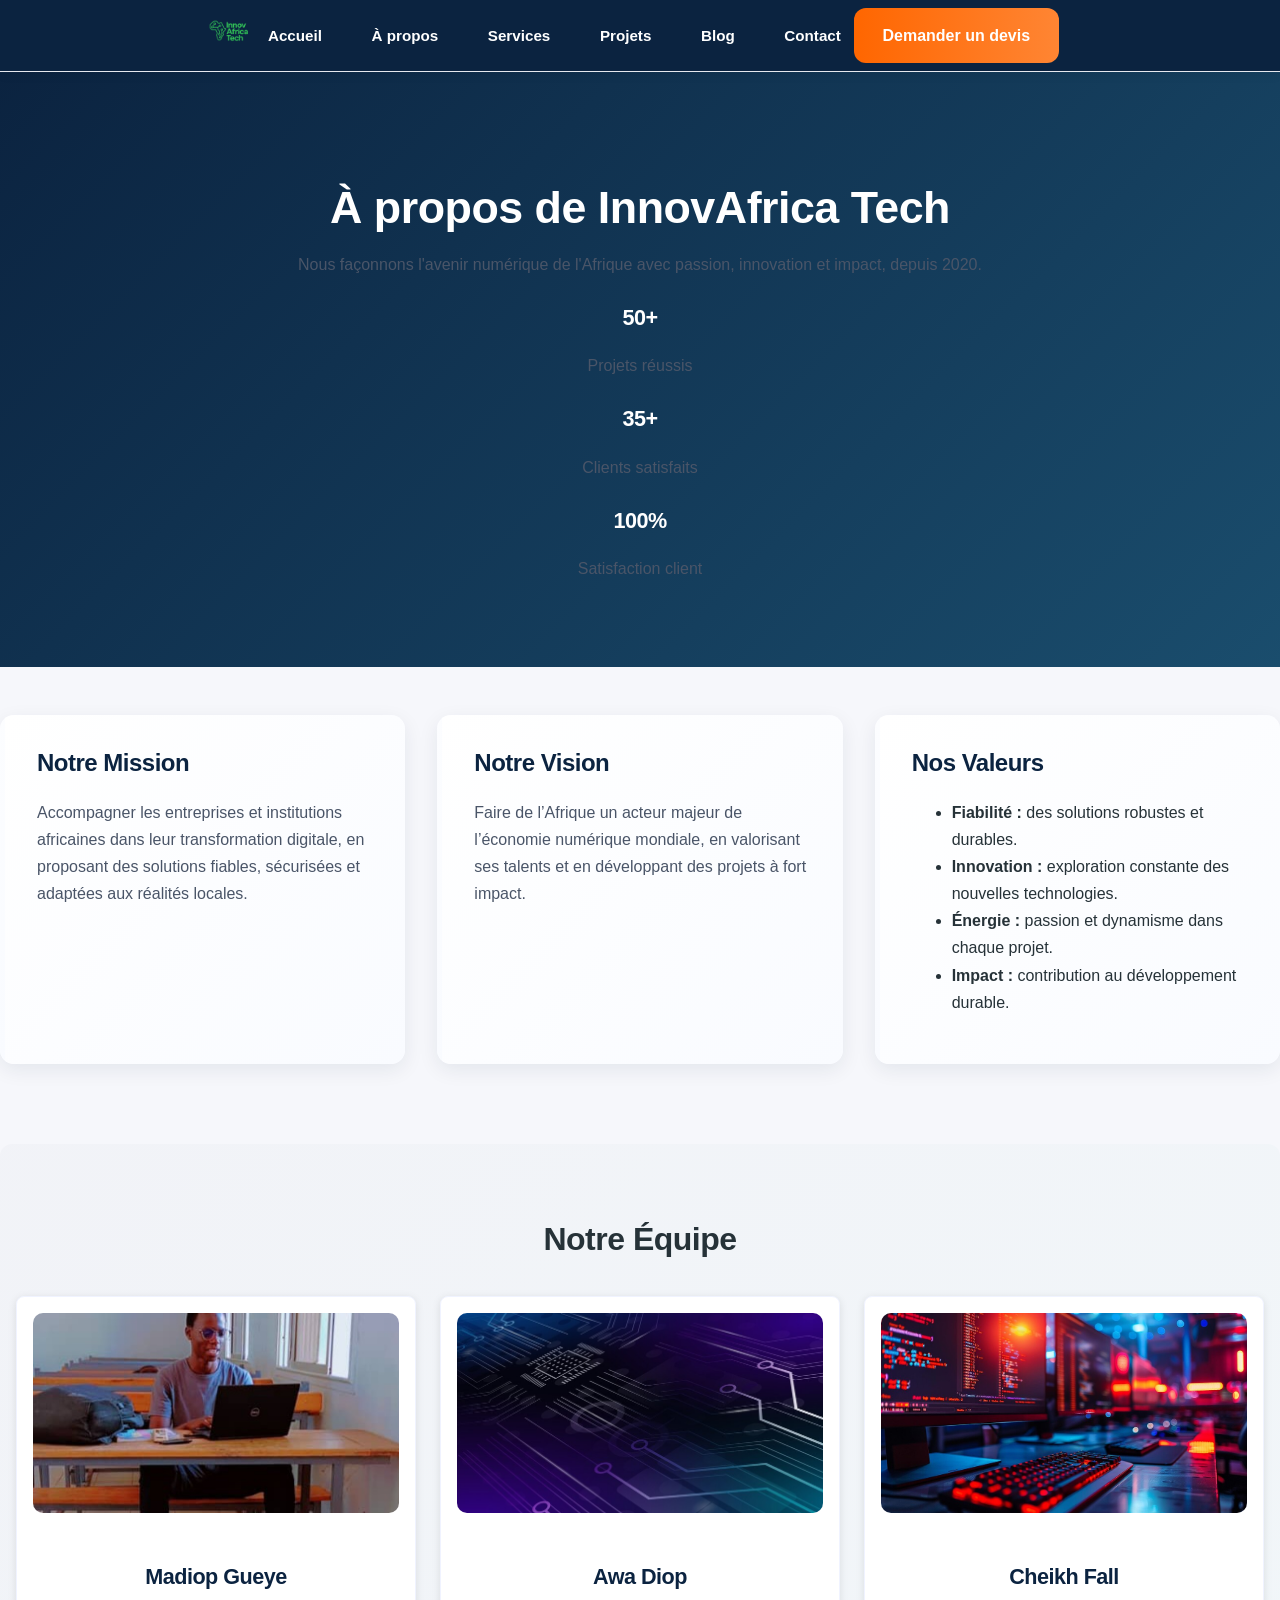
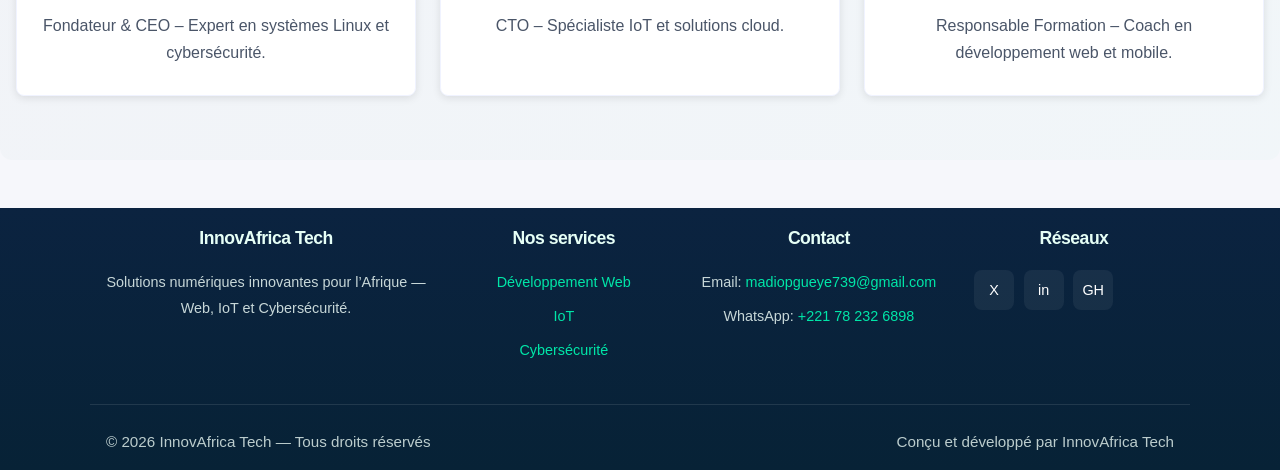
<file: apropos.html>
<!DOCTYPE html>
<html lang="fr">
<head>
    <meta charset="UTF-8">
    <meta name="viewport" content="width=device-width, initial-scale=1.0">
    <meta name="description" content="InnovAfrica Tech - Solutions numériques innovantes pour l'Afrique">
    <title>InnovAfrica Tech - Web, IoT, Cybersécurité</title>
    <link rel="stylesheet" href="assets/css/style.css">
</head>
<body>
<header>
  <nav class="navbar">
    <div class="inner container">
      <a class="logo" href="index.html">
        <img src="assets/images/logo.png" alt="Logo InnovAfrica Tech">
      </a>

      <ul class="nav-links">
        <li><a href="index.html">Accueil</a></li>
        <li><a href="apropos.html">À propos</a></li>
        <li><a href="services.html">Services</a></li>
        <li><a href="projets.html">Projets</a></li>
        <li><a href="blog.html">Blog</a></li>
        <li><a href="contact.html">Contact</a></li>
      </ul>

      <div class="actions">
        <a href="devis.html" class="btn">Demander un devis</a>
      </div>

      <div class="burger">☰</div>
    </div>
  </nav>
</header>
<main>
<section class="about-hero">
  <div class="container">
    <h1>À propos de InnovAfrica Tech</h1>
    <p>Nous façonnons l'avenir numérique de l'Afrique avec passion, innovation et impact, depuis 2020.</p>
    <div class="hero-stats">
      <div class="stat">
        <h3>50+</h3>
        <p>Projets réussis</p>
      </div>
      <div class="stat">
        <h3>35+</h3>
        <p>Clients satisfaits</p>
      </div>
      <div class="stat">
        <h3>100%</h3>
        <p>Satisfaction client</p>
      </div>
    </div>
  </div>
</section>

<section class="about-section">
  <div class="about-card">
    <h2>Notre Mission</h2>
    <p>Accompagner les entreprises et institutions africaines dans leur transformation digitale, 
    en proposant des solutions fiables, sécurisées et adaptées aux réalités locales.</p>
  </div>

  <div class="about-card">
    <h2>Notre Vision</h2>
    <p>Faire de l’Afrique un acteur majeur de l’économie numérique mondiale, 
    en valorisant ses talents et en développant des projets à fort impact.</p>
  </div>

  <div class="about-card">
    <h2>Nos Valeurs</h2>
    <ul>
      <li><strong>Fiabilité :</strong> des solutions robustes et durables.</li>
      <li><strong>Innovation :</strong> exploration constante des nouvelles technologies.</li>
      <li><strong>Énergie :</strong> passion et dynamisme dans chaque projet.</li>
      <li><strong>Impact :</strong> contribution au développement durable.</li>
    </ul>
  </div>
</section>

<section class="team-section">
  <h2>Notre Équipe</h2>
  <div class="team-grid">
    <div class="team-member">
      <img src="assets/images/team1.jpg" alt="CEO">
      <h3>Madiop Gueye</h3>
      <p>Fondateur & CEO – Expert en systèmes Linux et cybersécurité.</p>
    </div>
    <div class="team-member">
      <img src="assets/images/team2.jpg" alt="CTO">
      <h3>Awa Diop</h3>
      <p>CTO – Spécialiste IoT et solutions cloud.</p>
    </div>
    <div class="team-member">
      <img src="assets/images/team3.jpg" alt="Formateur">
      <h3>Cheikh Fall</h3>
      <p>Responsable Formation – Coach en développement web et mobile.</p>
    </div>
  </div>
</section>

</main>
<footer>
  <div class="container">
    <div class="col">
      <h4>InnovAfrica Tech</h4>
      <p>Solutions numériques innovantes pour l’Afrique — Web, IoT et Cybersécurité.</p>
    </div>
    <div class="col">
      <h4>Nos services</h4>
      <p><a href="services.html">Développement Web</a></p>
      <p><a href="services.html">IoT</a></p>
      <p><a href="services.html">Cybersécurité</a></p>
    </div>
    <div class="col">
      <h4>Contact</h4>
      <p>Email: <a href="mailto:madiopgueye739@gmail.com">madiopgueye739@gmail.com</a></p>
      <p>WhatsApp: <a href="https://wa.me/221782326898" target="_blank" rel="noopener noreferrer">+221 78 232 6898</a></p>
    </div>
    <div class="col">
      <h4>Réseaux</h4>
      <div class="socials">
        <a href="https://x.com/guey94446" target="_blank" rel="noopener noreferrer" aria-label="X">X</a>
        <a href="https://www.linkedin.com/in/madiop-gueye-b58296354" target="_blank" rel="noopener noreferrer" aria-label="LinkedIn">in</a>
        <a href="https://github.com/Madiopgueye1" target="_blank" rel="noopener noreferrer" aria-label="GitHub">GH</a>
      </div>
    </div>
  </div>
  <div class="container bottom">
    <div class="legal">&copy; 2026 InnovAfrica Tech — Tous droits réservés</div>
    <div class="legal">Conçu et développé par InnovAfrica Tech</div>
  </div>
</footer>
<script src="assets/js/script.js"></script>
<script src="assets/js/ui.js"></script>
</body>
</html>
</file>
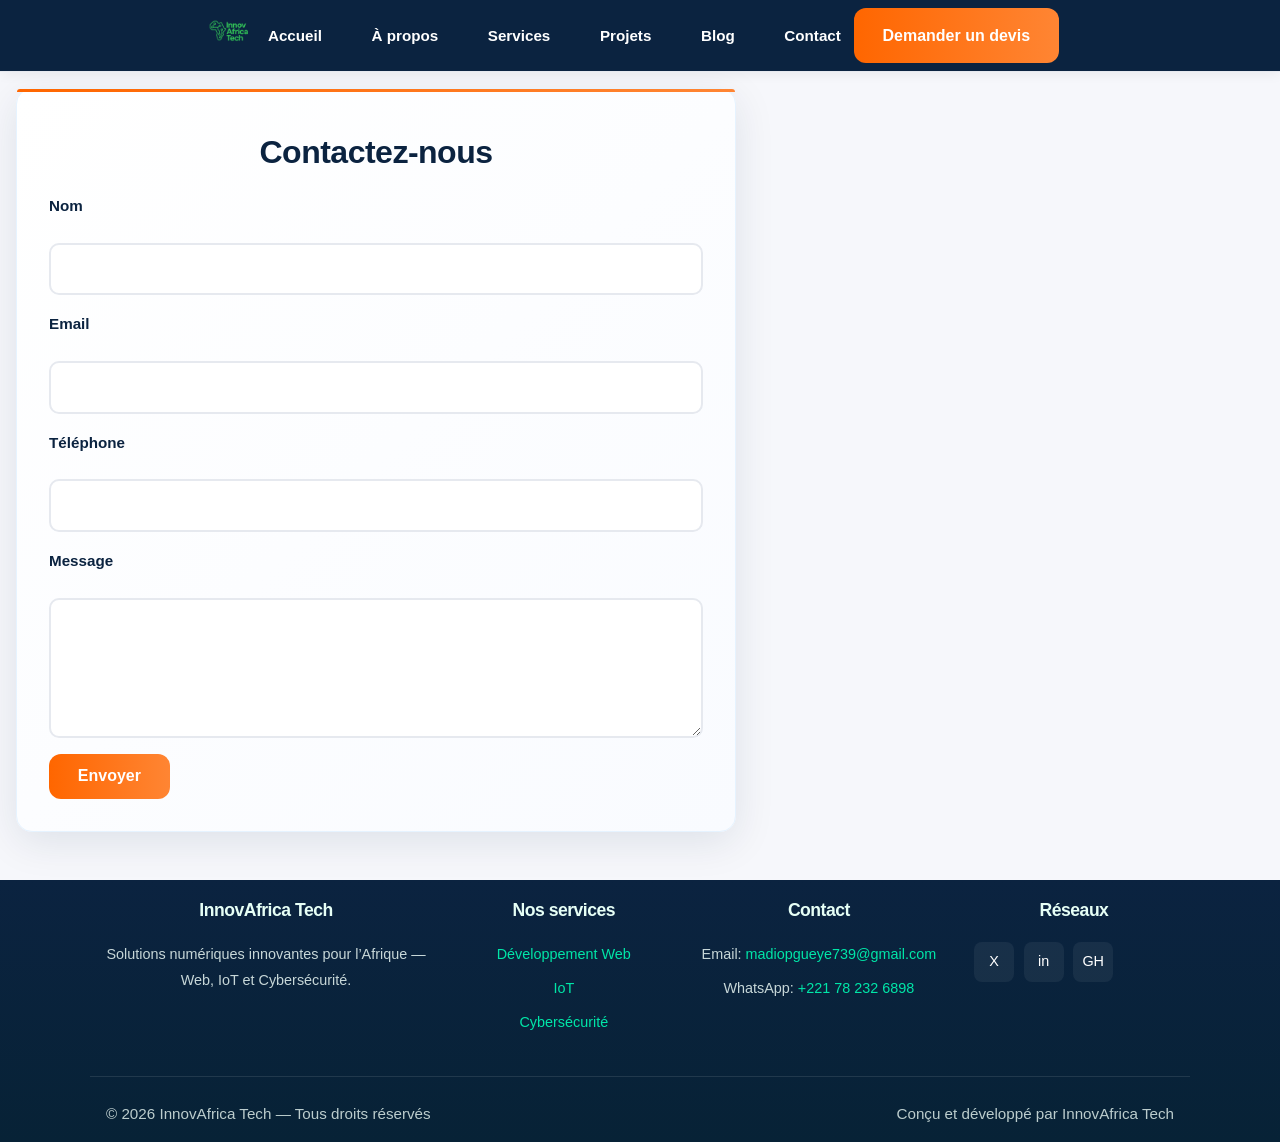
<file: contact.html>
<!DOCTYPE html>
<html lang="fr">
<head>
    <meta charset="UTF-8">
    <meta name="viewport" content="width=device-width, initial-scale=1.0">
    <meta name="description" content="InnovAfrica Tech - Contact">
    <title>Contact - InnovAfrica Tech</title>
    <link rel="stylesheet" href="assets/css/style.css">
</head>
<body>
<header>
  <nav class="navbar">
    <div class="inner container">
      <a class="logo" href="index.html">
        <img src="assets/images/logo.png" alt="Logo InnovAfrica Tech">
      </a>

      <ul class="nav-links">
        <li><a href="index.html">Accueil</a></li>
        <li><a href="apropos.html">À propos</a></li>
        <li><a href="services.html">Services</a></li>
        <li><a href="projets.html">Projets</a></li>
        <li><a href="blog.html">Blog</a></li>
        <li><a href="contact.html">Contact</a></li>
      </ul>

      <div class="actions">
        <a href="devis.html" class="btn">Demander un devis</a>
      </div>

      <div class="burger">☰</div>
    </div>
  </nav>
</header>
<main>
<section class="form-section">
  <div class="container">
    <h2>Contactez-nous</h2>
    <form method="POST" action="#" id="contactForm" data-endpoint="contact">
      <div class="form-row">
        <label for="nom">Nom</label>
        <input id="nom" type="text" name="nom" required>

        <label for="email">Email</label>
        <input id="email" type="email" name="email" required>

        <label for="tel">Téléphone</label>
        <input id="tel" type="tel" name="tel" required>

        <label for="message">Message</label>
        <textarea id="message" name="message" required></textarea>
      </div>
      <div class="form-actions">
        <button type="submit" class="btn">Envoyer</button>
      </div>
    </form>
    <div id="contactMessage" class="form-message" aria-live="polite"></div>
  </div>
    </div>
    <div id="contactMessage" class="form-message" aria-live="polite"></div>
  </div>
</section>
</main>
<footer>
  <div class="container">
    <div class="col">
      <h4>InnovAfrica Tech</h4>
      <p>Solutions numériques innovantes pour l’Afrique — Web, IoT et Cybersécurité.</p>
    </div>
    <div class="col">
      <h4>Nos services</h4>
      <p><a href="services.html">Développement Web</a></p>
      <p><a href="services.html">IoT</a></p>
      <p><a href="services.html">Cybersécurité</a></p>
    </div>
    <div class="col">
      <h4>Contact</h4>
      <p>Email: <a href="mailto:madiopgueye739@gmail.com">madiopgueye739@gmail.com</a></p>
      <p>WhatsApp: <a href="https://wa.me/221782326898" target="_blank" rel="noopener noreferrer">+221 78 232 6898</a></p>
    </div>
    <div class="col">
      <h4>Réseaux</h4>
      <div class="socials">
        <a href="https://x.com/guey94446" target="_blank" rel="noopener noreferrer" aria-label="X">X</a>
        <a href="https://www.linkedin.com/in/madiop-gueye-b58296354" target="_blank" rel="noopener noreferrer" aria-label="LinkedIn">in</a>
        <a href="https://github.com/Madiopgueye1" target="_blank" rel="noopener noreferrer" aria-label="GitHub">GH</a>
      </div>
    </div>
  </div>
  <div class="container bottom">
    <div class="legal">&copy; 2026 InnovAfrica Tech — Tous droits réservés</div>
    <div class="legal">Conçu et développé par InnovAfrica Tech</div>
  </div>
</footer>
<script src="assets/js/script.js"></script>
<script src="assets/js/form-handler.js"></script>
<script src="assets/js/ui.js"></script>
</body>
</html>
</file>
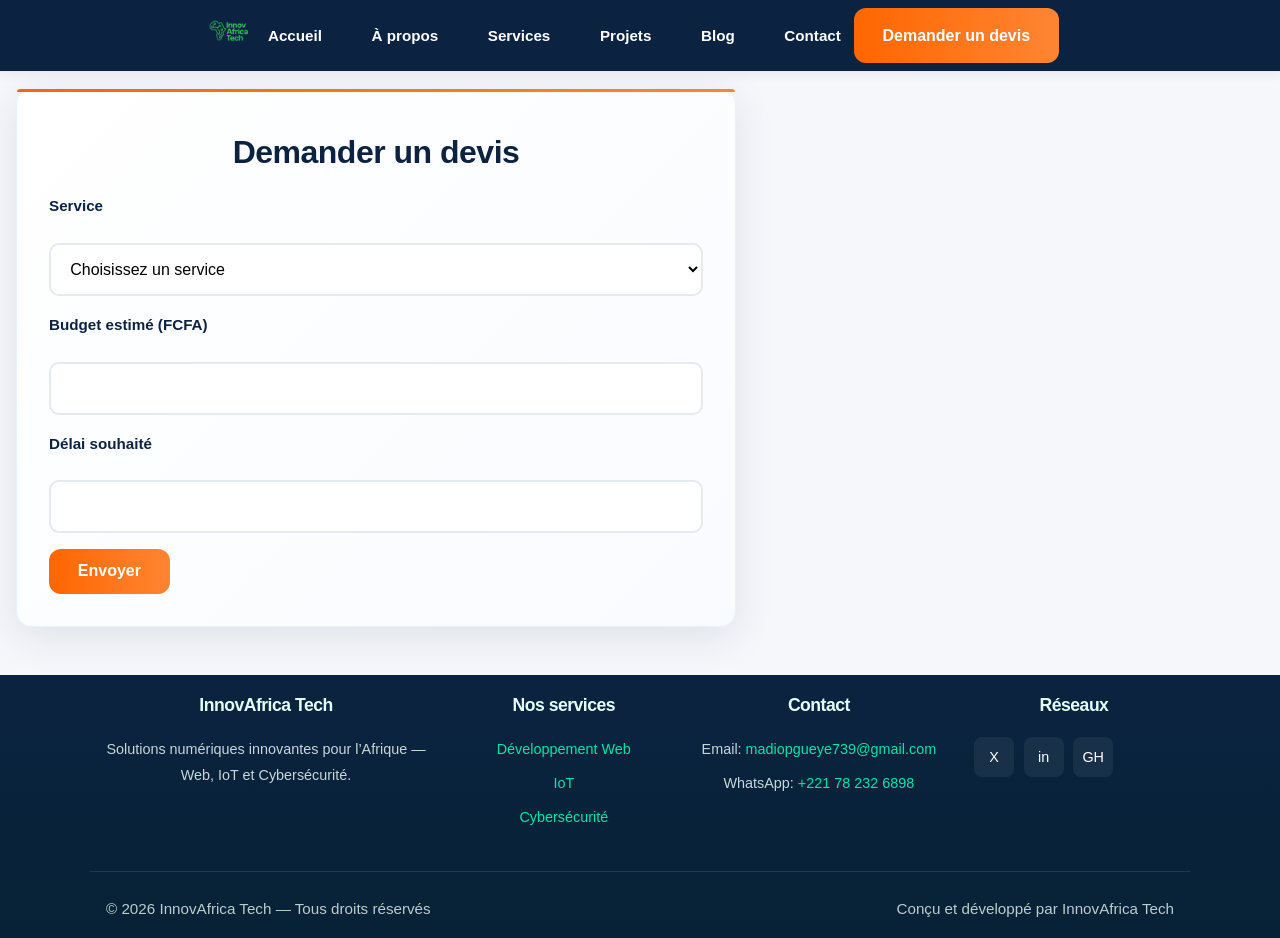
<file: devis.html>
<!DOCTYPE html>
<html lang="fr">
<head>
    <meta charset="UTF-8">
    <meta name="viewport" content="width=device-width, initial-scale=1.0">
    <meta name="description" content="InnovAfrica Tech - Demande de devis">
    <title>Demander un devis - InnovAfrica Tech</title>
    <link rel="stylesheet" href="assets/css/style.css">
</head>
<body>
<header>
  <nav class="navbar">
    <div class="inner container">
      <a class="logo" href="index.html">
        <img src="assets/images/logo.png" alt="Logo InnovAfrica Tech">
      </a>

      <ul class="nav-links">
        <li><a href="index.html">Accueil</a></li>
        <li><a href="apropos.html">À propos</a></li>
        <li><a href="services.html">Services</a></li>
        <li><a href="projets.html">Projets</a></li>
        <li><a href="blog.html">Blog</a></li>
        <li><a href="contact.html">Contact</a></li>
      </ul>

      <div class="actions">
        <a href="devis.html" class="btn">Demander un devis</a>
      </div>

      <div class="burger">☰</div>
    </div>
  </nav>
</header>
<main>
<section class="form-section">
  <div class="container">
    <h2>Demander un devis</h2>
    <form method="POST" action="#" id="devisForm" data-endpoint="devis">
      <div class="form-row">
        <label for="service">Service</label>
        <select id="service" name="service" required>
          <option value="">Choisissez un service</option>
          <option>Web</option>
          <option>IoT</option>
          <option>Cybersécurité</option>
          <option>Académique</option>
          <option>Formation</option>
        </select>

        <label for="budget">Budget estimé (FCFA)</label>
        <input id="budget" type="number" name="budget" required>

        <label for="delai">Délai souhaité</label>
        <input id="delai" type="text" name="delai" required>
      </div>
      <div class="form-actions">
        <button type="submit" class="btn">Envoyer</button>
      </div>
      </form>
      <div id="devisMessage" class="form-message" aria-live="polite"></div>
    </div>
  </section>
</main>
<footer>
  <div class="container">
    <div class="col">
      <h4>InnovAfrica Tech</h4>
      <p>Solutions numériques innovantes pour l’Afrique — Web, IoT et Cybersécurité.</p>
    </div>
    <div class="col">
      <h4>Nos services</h4>
      <p><a href="services.html">Développement Web</a></p>
      <p><a href="services.html">IoT</a></p>
      <p><a href="services.html">Cybersécurité</a></p>
    </div>
    <div class="col">
      <h4>Contact</h4>
      <p>Email: <a href="mailto:madiopgueye739@gmail.com">madiopgueye739@gmail.com</a></p>
      <p>WhatsApp: <a href="https://wa.me/221782326898" target="_blank" rel="noopener noreferrer">+221 78 232 6898</a></p>
    </div>
    <div class="col">
      <h4>Réseaux</h4>
      <div class="socials">
        <a href="https://x.com/guey94446" target="_blank" rel="noopener noreferrer" aria-label="X">X</a>
        <a href="https://www.linkedin.com/in/madiop-gueye-b58296354" target="_blank" rel="noopener noreferrer" aria-label="LinkedIn">in</a>
        <a href="https://github.com/Madiopgueye1" target="_blank" rel="noopener noreferrer" aria-label="GitHub">GH</a>
      </div>
    </div>
  </div>
  <div class="container bottom">
    <div class="legal">&copy; 2026 InnovAfrica Tech — Tous droits réservés</div>
    <div class="legal">Conçu et développé par InnovAfrica Tech</div>
  </div>
</footer>
<script src="assets/js/script.js"></script>
<script src="assets/js/form-handler.js"></script>
<script src="assets/js/ui.js"></script>
</body>
</html>
</file>
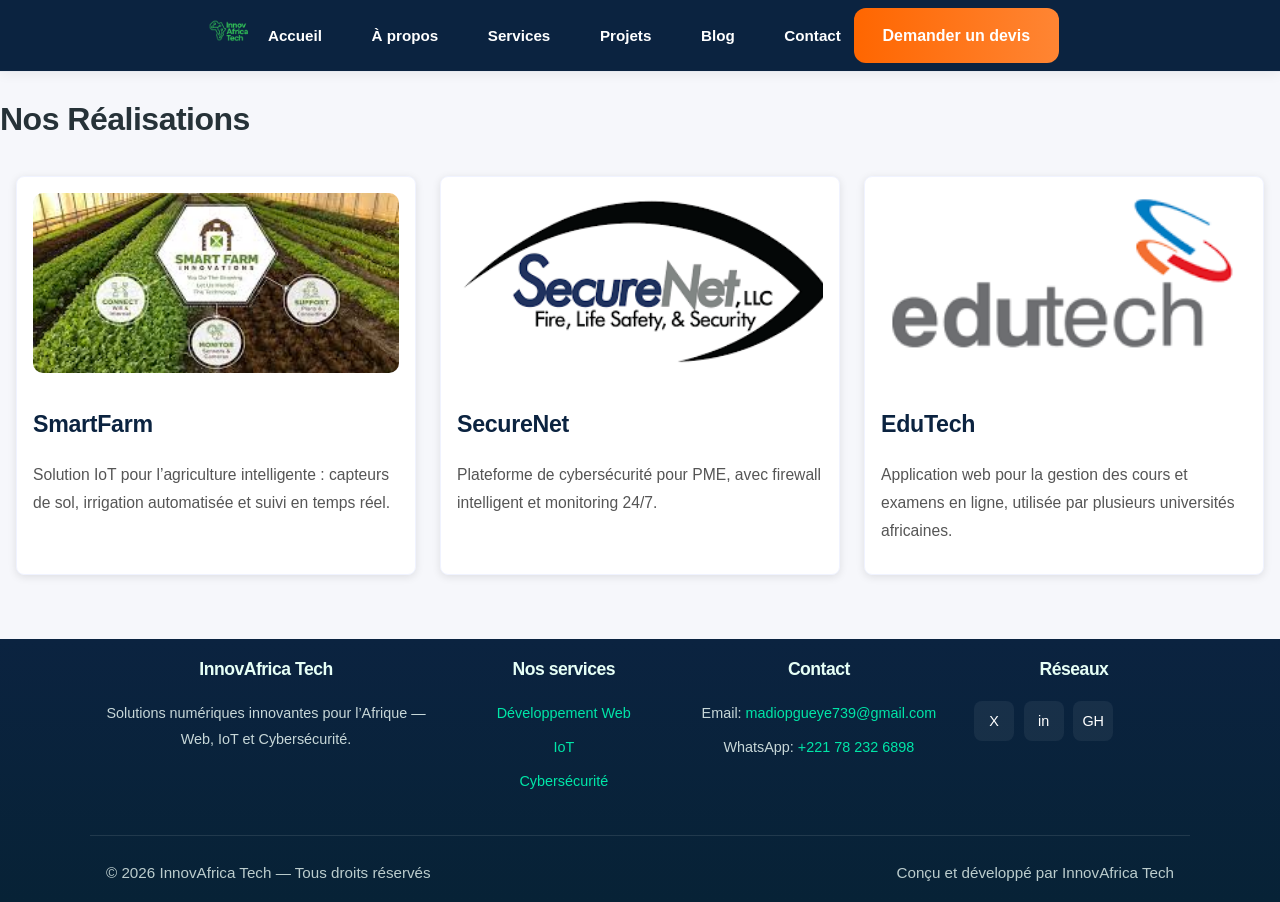
<file: projets.html>
<!DOCTYPE html>
<html lang="fr">
<head>
    <meta charset="UTF-8">
    <meta name="viewport" content="width=device-width, initial-scale=1.0">
    <meta name="description" content="InnovAfrica Tech - Solutions numériques innovantes pour l'Afrique">
    <title>InnovAfrica Tech - Projets</title>
    <link rel="stylesheet" href="assets/css/style.css">
</head>
<body>
<header>
  <nav class="navbar">
    <div class="inner container">
      <a class="logo" href="index.html">
        <img src="assets/images/logo.png" alt="Logo InnovAfrica Tech">
      </a>

      <ul class="nav-links">
        <li><a href="index.html">Accueil</a></li>
        <li><a href="apropos.html">À propos</a></li>
        <li><a href="services.html">Services</a></li>
        <li><a href="projets.html">Projets</a></li>
        <li><a href="blog.html">Blog</a></li>
        <li><a href="contact.html">Contact</a></li>
      </ul>

      <div class="actions">
        <a href="devis.html" class="btn">Demander un devis</a>
      </div>

      <div class="burger">☰</div>
    </div>
  </nav>
</header>
<main>
<section class="content">
  <h2>Nos Réalisations</h2>
  <div class="projects-grid">
    <div class="project-card">
      <img src="assets/images/projet1.png" alt="Projet SmartFarm">
      <h3>SmartFarm</h3>
      <p>Solution IoT pour l’agriculture intelligente : capteurs de sol, irrigation automatisée et suivi en temps réel.</p>
    </div>
    <div class="project-card">
      <img src="assets/images/projet2.png" alt="Projet SecureNet">
      <h3>SecureNet</h3>
      <p>Plateforme de cybersécurité pour PME, avec firewall intelligent et monitoring 24/7.</p>
    </div>
    <div class="project-card">
      <img src="assets/images/projet3.jpeg" alt="Projet EduTech">
      <h3>EduTech</h3>
      <p>Application web pour la gestion des cours et examens en ligne, utilisée par plusieurs universités africaines.</p>
    </div>
  </div>
</section>

</main>
<footer>
  <div class="container">
    <div class="col">
      <h4>InnovAfrica Tech</h4>
      <p>Solutions numériques innovantes pour l’Afrique — Web, IoT et Cybersécurité.</p>
    </div>
    <div class="col">
      <h4>Nos services</h4>
      <p><a href="services.html">Développement Web</a></p>
      <p><a href="services.html">IoT</a></p>
      <p><a href="services.html">Cybersécurité</a></p>
    </div>
    <div class="col">
      <h4>Contact</h4>
      <p>Email: <a href="mailto:madiopgueye739@gmail.com">madiopgueye739@gmail.com</a></p>
      <p>WhatsApp: <a href="https://wa.me/221782326898" target="_blank" rel="noopener noreferrer">+221 78 232 6898</a></p>
    </div>
    <div class="col">
      <h4>Réseaux</h4>
      <div class="socials">
        <a href="https://x.com/guey94446" target="_blank" rel="noopener noreferrer" aria-label="X">X</a>
        <a href="https://www.linkedin.com/in/madiop-gueye-b58296354" target="_blank" rel="noopener noreferrer" aria-label="LinkedIn">in</a>
        <a href="https://github.com/Madiopgueye1" target="_blank" rel="noopener noreferrer" aria-label="GitHub">GH</a>
      </div>
    </div>
  </div>
  <div class="container bottom">
    <div class="legal">&copy; 2026 InnovAfrica Tech — Tous droits réservés</div>
    <div class="legal">Conçu et développé par InnovAfrica Tech</div>
  </div>
</footer>
<script src="assets/js/script.js"></script>
<script src="assets/js/ui.js"></script>
</body>
</html>
</file>
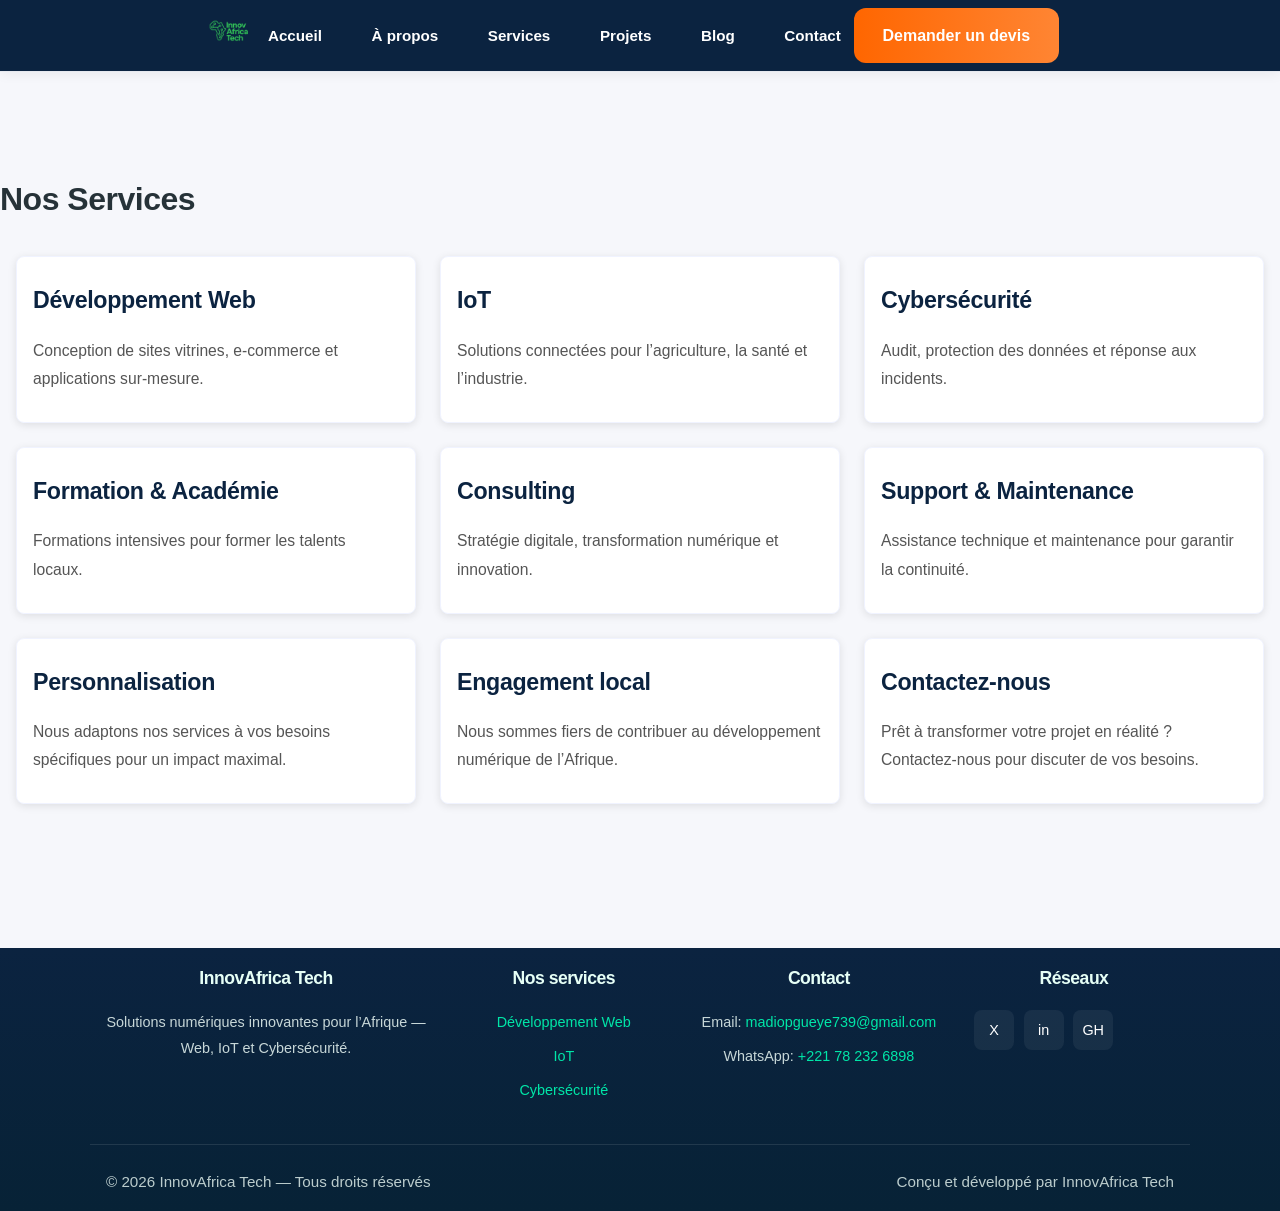
<file: services.html>
<!DOCTYPE html>
<html lang="fr">
<head>
    <meta charset="UTF-8">
    <meta name="viewport" content="width=device-width, initial-scale=1.0">
    <meta name="description" content="InnovAfrica Tech - Services">
    <title>Services - InnovAfrica Tech</title>
    <link rel="stylesheet" href="assets/css/style.css">
</head>
<body>
<header>
  <nav class="navbar">
    <div class="inner container">
      <a class="logo" href="index.html">
        <img src="assets/images/logo.png" alt="Logo InnovAfrica Tech">
      </a>

      <ul class="nav-links">
        <li><a href="index.html">Accueil</a></li>
        <li><a href="apropos.html">À propos</a></li>
        <li><a href="services.html">Services</a></li>
        <li><a href="projets.html">Projets</a></li>
        <li><a href="blog.html">Blog</a></li>
        <li><a href="contact.html">Contact</a></li>
      </ul>

      <div class="actions">
        <a href="devis.html" class="btn">Demander un devis</a>
      </div>

      <div class="burger">☰</div>
    </div>
  </nav>
</header>
<main>
<section class="services-list">
  <h2>Nos Services</h2>
  <div class="services-grid">
    <div class="service-card">
      <h3>Développement Web</h3>
      <p>Conception de sites vitrines, e-commerce et applications sur-mesure.</p>
    </div>
    <div class="service-card">
      <h3>IoT</h3>
      <p>Solutions connectées pour l’agriculture, la santé et l’industrie.</p>
    </div>
    <div class="service-card">
      <h3>Cybersécurité</h3>
      <p>Audit, protection des données et réponse aux incidents.</p>
    </div>
    <div class="service-card">
      <h3>Formation & Académie</h3>
      <p>Formations intensives pour former les talents locaux.</p>
    </div>
    <div class="service-card">
      <h3>Consulting</h3>
      <p>Stratégie digitale, transformation numérique et innovation.</p>
    </div>
    <div class="service-card">
      <h3>Support & Maintenance</h3>
      <p>Assistance technique et maintenance pour garantir la continuité.</p>
  </div>
  <div class="service-card">
    <h3>Personnalisation</h3>
    <p>Nous adaptons nos services à vos besoins spécifiques pour un impact maximal.</p>    
  </div>
  <div class="service-card">
    <h3>Engagement local</h3>
    <p>Nous sommes fiers de contribuer au développement numérique de l’Afrique.</p>
  </div>
  <div class="service-card">
    <h3>Contactez-nous</h3>
    <p>Prêt à transformer votre projet en réalité ? Contactez-nous pour discuter de vos besoins.</p>
  </div>
  </div>
</section>

</main>
<footer>
  <div class="container">
    <div class="col">
      <h4>InnovAfrica Tech</h4>
      <p>Solutions numériques innovantes pour l’Afrique — Web, IoT et Cybersécurité.</p>
    </div>
    <div class="col">
      <h4>Nos services</h4>
      <p><a href="services.html">Développement Web</a></p>
      <p><a href="services.html">IoT</a></p>
      <p><a href="services.html">Cybersécurité</a></p>
    </div>
    <div class="col">
      <h4>Contact</h4>
      <p>Email: <a href="mailto:madiopgueye739@gmail.com">madiopgueye739@gmail.com</a></p>
      <p>WhatsApp: <a href="https://wa.me/221782326898" target="_blank" rel="noopener noreferrer">+221 78 232 6898</a></p>
    </div>
    <div class="col">
      <h4>Réseaux</h4>
      <div class="socials">
        <a href="https://x.com/guey94446" target="_blank" rel="noopener noreferrer" aria-label="X">X</a>
        <a href="https://www.linkedin.com/in/madiop-gueye-b58296354" target="_blank" rel="noopener noreferrer" aria-label="LinkedIn">in</a>
        <a href="https://github.com/Madiopgueye1" target="_blank" rel="noopener noreferrer" aria-label="GitHub">GH</a>
      </div>
    </div>
  </div>
  <div class="container bottom">
    <div class="legal">&copy; 2026 InnovAfrica Tech — Tous droits réservés</div>
    <div class="legal">Conçu et développé par InnovAfrica Tech</div>
  </div>
</footer>
<script src="assets/js/script.js"></script>
<script src="assets/js/ui.js"></script>
</body>
</html>
</file>
<file: assets/css/style.css>
/* === Variables === */
:root{
  --bg: #f6f7fb;
  --blue: #0b2340;
  --accent: #ff6600;
  --accent-2: #00c58e;
  --text: #263238;
  --nav-height: 72px;
  --muted: #6b7280;
  --white: #ffffff;
  --card-shadow: 0 6px 20px rgba(11,35,64,0.08);
  --grad-1: linear-gradient(135deg, #0b2340 0%, #1a4d6d 100%);
  --grad-2: linear-gradient(90deg, #ff6600 0%, #ff8533 100%);
  --grad-3: linear-gradient(135deg, #00c58e 0%, #00e6a8 100%);
}

/* === Base reset === */
*{box-sizing:border-box}
html,body{height:100%}
body{
  margin:0;
  font-family: Inter, 'Segoe UI', Arial, sans-serif;
  background:var(--bg);
  color:var(--text);
  -webkit-font-smoothing:antialiased;
  line-height:1.7;
  overflow-x:hidden;
}

/* Reserve space so fixed navbar does not cover content */
body{padding-top:var(--nav-height)}

h1,h2,h3,h4,h5,h6{font-weight:700;letter-spacing:-0.5px}
h1{font-size:3.2rem;line-height:1.2}
h2{font-size:2rem;line-height:1.3;margin-bottom:1.25rem}
h3{font-size:1.35rem;margin-bottom:0.8rem}
p{margin-bottom:0.8rem;color:#4a5568}
a{color:var(--accent);transition:color .2s ease}
a:hover{color:var(--accent-2)}

/* === Layout helpers === */
.container{max-width:1100px;margin:0 auto;padding:0 1rem}

/* === Navbar === */
.navbar{
  background:var(--white);
  border-bottom:1px solid #e6e9ef;
  position:fixed;top:0;left:0;right:0;z-index:1300;
  box-shadow:0 2px 12px rgba(0,0,0,0.06);
  animation:slideDown .24s ease;
  padding:0.6rem 0;
}
.navbar .inner{
  display:flex;
  align-items:center;
  justify-content:space-between;
  padding:0.75rem 0;
  flex-wrap:wrap;
}
.navbar .inner{position:relative}
.logo img{height:48px}
.nav-links{
  list-style:none;
  display:flex;
  gap:1.25rem;
  align-items:center;
  margin:0;
}
.nav-links a{
  color:var(--text);
  text-decoration:none;
  padding:0.6rem 0.8rem;
  border-radius:8px;
  font-weight:600;
  font-size:0.95rem;
  transition:all .25s ease;
  position:relative;
}
.nav-links a::before{
  content:'';
  position:absolute;
  bottom:0;
  left:0;
  width:100%;
  height:2px;
  background:var(--accent);
  transform:scaleX(0);
  transform-origin:right;
  transition:transform .3s ease;
}
.nav-links a:hover::before{
  transform:scaleX(1);
  transform-origin:left;
}
.nav-links a:hover{color:var(--accent)}
.actions{display:flex;gap:0.75rem;order:2;margin-right:1rem}
 .logo{order:0}
 .nav-links{order:1}
 .burger{display:none;font-size:1.6rem;cursor:pointer;color:var(--blue);order:3}

/* Mobile responsive header */
@media (max-width:900px){
  .navbar{
    padding:0.5rem 0;
  }
  .navbar .inner{
    padding:0.5rem 0;
    gap:0.5rem;
  }
  .logo img{height:40px}
  .nav-links{
    display:none;
    position:absolute;
    right:1rem;
    top:calc(var(--nav-height) + 8px);
    background:var(--white);
    flex-direction:column;
    padding:1.2rem;
    border-radius:10px;
    box-shadow:0 8px 32px rgba(0,0,0,0.12);
    gap:0.8rem;
    width:200px;
    list-style:none;
  }
  .nav-links.show{display:flex}
  .nav-links a{
    padding:0.7rem 1rem;
    border-radius:8px;
    transition:all .2s ease;
  }
  .nav-links a:hover{
    background:linear-gradient(135deg, #fff5e6, #e6f8f6);
  }
  .nav-links{z-index:1400}
  .burger{display:block; order:3;}
  .actions{
    order:2;
    width:auto;
    margin-top:0;
    justify-content:flex-start;
    margin-right:0.5rem;
  }
  .logo{order:0}
  .nav-links{order:1}
  }
}

@media (max-width:600px){
  .navbar{
    padding:0.4rem 0;
  }
  .navbar .inner{
    padding:0.4rem 0;
  }
  .logo img{height:36px}
  .nav-links{
    top:calc(var(--nav-height) + 8px);
    right:0.5rem;
    width:180px;
    padding:1rem;
  }
  .nav-links a{
    font-size:0.9rem;
    padding:0.6rem 0.8rem;
  }
  .actions .btn{
    padding:0.7rem 1.3rem;
    font-size:0.9rem;
  }
}


/* Mobile responsive header continues normally */
@media (max-width:900px){
  .nav-links{display:none !important}
  .nav-links.show{display:flex !important}
}

@media (max-width:600px){
  .nav-links{display:none !important}
  .nav-links.show{display:flex !important}
}
.btn{
  background:var(--grad-2);
  color:var(--white);
  padding:0.85rem 1.8rem;
  border-radius:12px;
  text-decoration:none;
  font-weight:700;
  font-size:1rem;
  border:none;
  cursor:pointer;
  display:inline-flex;
  align-items:center;
  gap:0.6rem;
  transition:transform .2s cubic-bezier(0.34, 1.56, 0.64, 1), box-shadow .2s ease, background .2s ease;
  position:relative;
  overflow:hidden;
}
.btn::before{
  content:'';
  position:absolute;
  top:0;
  left:-100%;
  width:100%;
  height:100%;
  background:rgba(255,255,255,0.2);
  transition:left .3s ease;
}
.btn:hover{
  transform:translateY(-3px);
  box-shadow:0 16px 40px rgba(255,102,0,0.3);
}
.btn:hover::before{
  left:100%;
}
.btn.secondary{background:transparent;border:2px solid var(--accent);color:var(--accent)}
.btn.secondary:hover{background:var(--accent);color:var(--white)}
.burger{display:none;font-size:1.6rem;cursor:pointer}

/* === HERO PROFESSIONNEL === */
.hero{
  background:linear-gradient(135deg, rgba(11,35,64,0.95), rgba(26,77,109,0.88)), url('../images/hero-bg.jpg') center/cover no-repeat;
  color:var(--white);
  padding:8.5rem 0;
  position:relative;
  overflow:hidden;
  min-height:600px;
  display:flex;
  align-items:center;
}
.hero::before{
  content:'';
  position:absolute;
  top:-40%;
  right:-20%;
  width:700px;
  height:700px;
  background:radial-gradient(circle, rgba(255,102,0,0.08), transparent);
  border-radius:50%;
  pointer-events:none;
  animation:float 25s ease-in-out infinite;
}
.hero::after{
  content:'';
  position:absolute;
  bottom:-30%;
  left:-10%;
  width:600px;
  height:600px;
  background:radial-gradient(circle, rgba(0,197,142,0.06), transparent);
  border-radius:50%;
  pointer-events:none;
  animation:float 30s ease-in-out infinite reverse;
}
@keyframes float{
  0%, 100%{transform:translateY(0px)}
  50%{transform:translateY(30px)}
}
.hero .inner{
  text-align:left;
  position:relative;
  z-index:2;
  max-width:650px;
}
.hero h1{
  font-size:3.8rem;
  margin:0 0 1.2rem;
  font-weight:900;
  text-shadow:0 8px 24px rgba(0,0,0,0.4);
  letter-spacing:-1.5px;
  line-height:1.15;
}
.hero p{
  font-size:1.3rem;
  color:rgba(255,255,255,0.92);
  margin-bottom:2rem;
  max-width:550px;
  line-height:1.8;
}

/* Hero animated text */
.hero h1, .hero p, .hero .btn{opacity:0;transform:translateY(18px);transition:opacity .6s ease, transform .6s ease}
.hero .in-view{opacity:1;transform:translateY(0)}

/* Link underline animation */
.nav-links a{position:relative}
.nav-links a::after{content:'';position:absolute;left:0;right:0;bottom:-6px;height:2px;background:var(--accent);transform:scaleX(0);transform-origin:left;transition:transform .28s ease}
.nav-links a:hover::after{transform:scaleX(1)}

/* Button micro interactions */
.btn{display:inline-flex;align-items:center;gap:0.5rem;transition:transform .18s ease, box-shadow .18s ease}
.btn:active{transform:translateY(1px) scale(.995)}

/* Decorative accent for sections */
.section-title{position:relative}
.section-title::after{content:'';display:block;width:56px;height:4px;background:linear-gradient(90deg,var(--accent),var(--accent-2));border-radius:4px;margin:8px auto 0}

/* === Sections === */
main{padding:0}
.home-services, .home-projects, .home-blog, .services-list{padding:5rem 0;position:relative}
.home-services{background:linear-gradient(180deg, #ffffff 0%, #f6f7fb 100%)}
.home-projects{background:linear-gradient(180deg, #f6f7fb 0%, #ffffff 100%)}
.home-blog{background:linear-gradient(180deg, #ffffff 0%, #f6f7fb 100%)}
.section-title{
  font-size:2.6rem;
  color:var(--blue);
  margin-bottom:0.8rem;
  text-align:center;
  font-weight:900;
  position:relative;
  letter-spacing:-0.8px;
}
.section-title::after{
  content:'';
  display:block;
  width:80px;
  height:6px;
  background:var(--grad-2);
  border-radius:4px;
  margin:1rem auto 0;
}
.grid{display:grid;gap:1.5rem}
.services-grid{grid-template-columns:repeat(auto-fit,minmax(240px,1fr));gap:1.5rem}
.projects-grid{grid-template-columns:repeat(auto-fit,minmax(260px,1fr));gap:1.5rem}
.blog-grid{grid-template-columns:repeat(auto-fit,minmax(280px,1fr));gap:1.5rem}

/* Responsive grids - Ensure mobile adaptation */
@media (max-width: 991px) {
  .services-grid{grid-template-columns:repeat(auto-fit,minmax(220px,1fr));gap:1rem}
  .projects-grid{grid-template-columns:repeat(auto-fit,minmax(240px,1fr));gap:1rem}
  .blog-grid{grid-template-columns:repeat(auto-fit,minmax(260px,1fr));gap:1rem}
}

@media (max-width: 767px) {
  .services-grid{grid-template-columns:repeat(2,1fr);gap:1rem}
  .projects-grid{grid-template-columns:repeat(2,1fr);gap:1rem}
  .blog-grid{grid-template-columns:1fr}
}

@media (max-width: 575px) {
  .services-grid, .projects-grid, .blog-grid{grid-template-columns:1fr;gap:0.75rem}
}

.service-card h3, .project-card h3, .blog-post h3{
  color:var(--blue);
  font-size:1.45rem;
  margin:0.5rem 0 1rem;
  font-weight:800;
  letter-spacing:-0.3px;
}
.service-card p, .project-card p, .blog-post p{
  color:#555;
  line-height:1.8;
  font-size:0.98rem;
}

.card, .service-card, .project-card, .blog-post{
  background:var(--white);
  padding:2rem;
  border-radius:14px;
  box-shadow:0 4px 24px rgba(11,35,64,0.06);
  border:1px solid #f0f3ff;
  transition:transform .3s cubic-bezier(0.34, 1.56, 0.64, 1), box-shadow .3s ease, border-color .3s ease;
  position:relative;
}
.card:hover, .service-card:hover, .project-card:hover, .blog-post:hover{
  transform:translateY(-12px);
  box-shadow:0 24px 64px rgba(11,35,64,0.18);
  border-color:var(--accent-2);
}
.project-card img{width:100%;height:180px;object-fit:cover;border-radius:10px;margin-bottom:1rem}
.blog-post a{color:var(--accent);font-weight:600;display:inline-flex;align-items:center;gap:0.5rem;transition:all .2s ease}
.blog-post a:hover{gap:0.8rem;color:var(--accent-2)}

/* === Forms === */
.form-section{
  max-width:720px;
  margin:3rem auto;
  padding:2.5rem;
  border-radius:16px;
  background:linear-gradient(135deg, #ffffff, #f9fbff);
  box-shadow:0 10px 40px rgba(11,35,64,0.1);
  border:1px solid #e6f3ff;
  animation:fadeInUp .7s ease;
  position:relative
}
.form-section::before{
  content:'';
  position:absolute;
  top:0;
  left:0;
  right:0;
  height:3px;
  background:var(--grad-2);
  border-radius:16px 16px 0 0
}
.form-section h2{text-align:center;color:var(--blue)}
.form-row{display:grid;grid-template-columns:1fr;gap:1rem}
label{display:block;font-weight:700;margin-bottom:0.5rem;color:var(--blue);font-size:0.95rem}
input,textarea,select{width:100%;padding:0.95rem;border:2px solid #e6e9ef;border-radius:10px;font-size:1rem;font-family:inherit;background:var(--white);transition:all .3s ease;position:relative}
textarea{min-height:140px;resize:vertical}
input:focus,textarea:focus,select:focus{
  outline:none;
  border-color:var(--accent-2);
  box-shadow:0 0 0 4px rgba(0,197,142,0.1), 0 0 20px rgba(0,197,142,0.2);
  transform:translateY(-2px);
  background:linear-gradient(135deg, #ffffff, rgba(0,197,142,0.02))
}
input::placeholder, textarea::placeholder{color:#bbb;transition:color .3s ease}
input:focus::placeholder, textarea:focus::placeholder{color:#ddd}
label{animation:slideInLeft .4s ease}
label:nth-of-type(1){animation-delay:0.1s}
label:nth-of-type(2){animation-delay:0.2s}
label:nth-of-type(3){animation-delay:0.3s}
label:nth-of-type(4){animation-delay:0.4s}
.form-actions{display:flex;gap:0.75rem;align-items:center;justify-content:flex-start;margin-top:1rem}
.form-message{margin-top:1rem;font-weight:600}
.form-message.success{color:#08633e;background:#e6fff3;padding:1rem;border-radius:10px;border-left:5px solid #00c58e}
.form-message.error{color:#6b0b0b;background:#fff0f0;padding:1rem;border-radius:10px;border-left:5px solid #ff6600}

/* === CTA === */
.cta{
  background:var(--grad-1);
  color:var(--white);
  padding:4rem 2rem;
  border-radius:18px;
  margin:3rem auto;
  text-align:center;
  position:relative;
  overflow:hidden;
  max-width:900px;
  box-shadow:0 20px 60px rgba(11,35,64,0.2);
}
.cta::before{
  content:'';
  position:absolute;
  top:-40%;
  right:-15%;
  width:80%;
  height:80%;
  background:radial-gradient(circle, rgba(255,102,0,0.12), transparent);
  border-radius:50%;
  pointer-events:none;
}
.cta::after{
  content:'';
  position:absolute;
  bottom:-30%;
  left:-10%;
  width:70%;
  height:70%;
  background:radial-gradient(circle, rgba(0,197,142,0.08), transparent);
  border-radius:50%;
  pointer-events:none;
}
.cta h2{
  color:var(--white);
  margin-bottom:1rem;
  position:relative;
  z-index:1;
  font-size:2.2rem;
  font-weight:900;
}
.cta p{
  color:rgba(255,255,255,0.92);
  font-size:1.15rem;
  position:relative;
  z-index:1;
  max-width:600px;
  margin:0 auto 2rem;
}
.cta .btn{
  margin-top:0;
  position:relative;
  z-index:1;
}

/* === Footer === */
/* === Footer === */
footer{background:linear-gradient(180deg,#0b2340 0%, #072236 100%);color:#e9f7f3;padding:3.5rem 0;margin-top:3rem}
footer .container{display:flex;gap:2rem;flex-wrap:wrap;align-items:flex-start;justify-content:space-between}
footer .col{min-width:200px;max-width:320px}
footer h4{color:#e6fff6;margin:0 0 1rem;font-size:1.1rem;font-weight:700}
footer p{color:rgba(233,247,243,0.85);margin:0 0 0.5rem;line-height:1.8}
footer a{color:#00e6a8;text-decoration:none;transition:color .2s ease}
footer a:hover{color:#00ffc0;text-decoration:underline}
footer .socials{display:flex;gap:.6rem;margin-top:1rem}
footer .socials a{display:inline-flex;align-items:center;justify-content:center;width:40px;height:40px;border-radius:8px;background:rgba(255,255,255,0.06);color:var(--white);text-decoration:none;transition:transform .2s ease,background .2s ease}
footer .socials a:hover{transform:translateY(-4px);background:var(--grad-2)}
footer .bottom{border-top:1px solid rgba(255,255,255,0.1);margin-top:2rem;padding-top:1.5rem;display:flex;justify-content:space-between;align-items:center;flex-wrap:wrap}
footer .legal{color:rgba(233,247,243,0.8);font-size:0.95rem}

/* Back to top button */
.back-to-top{position:fixed;right:20px;bottom:20px;width:48px;height:48px;border-radius:10px;background:var(--grad-2);color:white;display:flex;align-items:center;justify-content:center;font-size:1.25rem;box-shadow:0 8px 28px rgba(11,35,64,0.22);cursor:pointer;z-index:1200;opacity:0;transform:translateY(12px) scale(.98);transition:opacity .32s ease,transform .32s ease;border:none}
.back-to-top.show{opacity:1;transform:translateY(0) scale(1)}
.back-to-top:hover{box-shadow:0 12px 38px rgba(255,102,0,0.3);transform:translateY(-3px) scale(1.05)}
.back-to-top:active{transform:translateY(1px) scale(.98)}

/* About & Team sections */
.about-hero{background:var(--grad-1);color:var(--white);padding:4.5rem 0;text-align:center;position:relative;overflow:hidden}
.about-hero h1{font-size:2.8rem;margin-bottom:1rem;font-weight:800}
.about-section{padding:3rem 0;display:grid;gap:2rem;grid-template-columns:repeat(auto-fit, minmax(300px, 1fr))}
.about-card{background:var(--white);padding:2rem;border-radius:14px;border-left:5px solid var(--accent);box-shadow:var(--card-shadow);transition:all .3s ease}
.about-card:hover{transform:translateY(-8px);box-shadow:0 16px 48px rgba(11,35,64,0.15)}
.about-card h2{color:var(--blue);font-size:1.5rem;margin-top:0}
.team-section{padding:3rem 0;text-align:center;background:linear-gradient(135deg, rgba(11,35,64,0.02), rgba(0,197,142,0.02));border-radius:12px;margin:2rem 0}
.team-section h2{animation:fadeInUp .6s ease}
.team-grid{grid-template-columns:repeat(auto-fit, minmax(240px, 1fr));gap:2rem}
.team-member{background:var(--white);padding:1.5rem;border-radius:14px;box-shadow:var(--card-shadow);transition:all .3s ease;border:1px solid #f0f3ff}
.team-member:hover{transform:translateY(-8px);box-shadow:0 16px 48px rgba(11,35,64,0.15)}
.team-member img{width:100%;height:200px;object-fit:cover;border-radius:10px;margin-bottom:1rem}
.team-member h3{color:var(--blue)}

/* Footer small screens */
@media(max-width:700px){
  footer .container{flex-direction:column;gap:1rem}
  footer .bottom{flex-direction:column;gap:.6rem}
  .hero h1{font-size:2.2rem}
  .section-title{font-size:1.8rem}
}

/* === Utility === */
.text-center{text-align:center}

/* Key benefits grid */
.key-benefits {padding: 3rem 0}
.benefits-grid {
  display: grid;
  grid-template-columns: repeat(auto-fit, minmax(220px, 1fr));
  gap: 1.5rem;
  margin-top: 2rem;
}
.benefit-item {
  padding: 2rem 1.5rem;
  background: var(--white);
  border-radius: 12px;
  text-align: center;
  box-shadow: 0 4px 16px rgba(11,35,64,0.06);
  transition: transform .3s ease, box-shadow .3s ease;
}
.benefit-item:hover {
  transform: translateY(-8px);
  box-shadow: 0 12px 32px rgba(11,35,64,0.12);
}
.benefit-icon {
  width: 60px;
  height: 60px;
  background: var(--grad-2);
  border-radius: 12px;
  display: flex;
  align-items: center;
  justify-content: center;
  margin: 0 auto 1rem;
  font-size: 1.8rem;
}
.benefit-item h3 {margin-bottom: 0.8rem}
.benefit-item p {font-size: 0.95rem; color: #666}

/* === Responsive === */
@media (max-width:900px){
  .hero .inner{text-align:center}
  .nav-links{display:none;position:absolute;right:1rem;top:70px;background:var(--white);flex-direction:column;padding:1rem;border-radius:8px;box-shadow:var(--card-shadow)}
  .nav-links.show{display:flex}
  .burger{display:block}
  h1{font-size:2.4rem}
  .hero h1{font-size:2rem}
  .section-title{font-size:1.8rem}
  .form-section{padding:1.5rem}
  .benefits-grid{grid-template-columns:repeat(2,1fr);gap:1rem}
}

@media (max-width:600px){
  .hero h1{font-size:1.6rem}
  .hero p{font-size:1rem}
  .project-card img{height:140px}
  .team-member img{height:150px}
  h2{font-size:1.6rem}
  .section-title{font-size:1.5rem}
  footer .container{flex-direction:column;gap:1.5rem}
  .benefits-grid{grid-template-columns:1fr;gap:0.75rem}
}

/* === ANIMATIONS AVANCÉES === */
@keyframes fadeInUp{from{opacity:0;transform:translateY(30px)}to{opacity:1;transform:translateY(0)}}
@keyframes slideInRight{from{opacity:0;transform:translateX(-30px)}to{opacity:1;transform:translateX(0)}}
@keyframes slideInLeft{from{opacity:0;transform:translateX(30px)}to{opacity:1;transform:translateX(0)}}
@keyframes slideDown{from{transform:translateY(-100%)}to{transform:translateY(0)}}
@keyframes pulse{0%,100%{opacity:1}50%{opacity:.7}}

/* Animation helper classes */
.pre-animate{opacity:0;transform:translateY(24px);transition:opacity .6s ease,transform .6s ease}
.in-view{opacity:1;transform:translateY(0)}

/* Card reveal animations */
.service-card, .project-card, .blog-post, .team-member, .about-card{
  animation: fadeInUp .6s ease-out forwards;
  opacity:0
}
.service-card:nth-child(1){animation-delay:0.1s}
.service-card:nth-child(2){animation-delay:0.2s}
.service-card:nth-child(3){animation-delay:0.3s}
.service-card:nth-child(4){animation-delay:0.4s}
.project-card:nth-child(1){animation-delay:0.1s}
.project-card:nth-child(2){animation-delay:0.2s}
.project-card:nth-child(3){animation-delay:0.3s}
.blog-post:nth-child(1){animation-delay:0.15s}
.blog-post:nth-child(2){animation-delay:0.3s}
.blog-post:nth-child(3){animation-delay:0.45s}
.team-member:nth-child(1){animation-delay:0.1s}
.team-member:nth-child(2){animation-delay:0.2s}
.team-member:nth-child(3){animation-delay:0.3s}

/* Enhanced hover animations */
.service-card, .project-card, .blog-post, .team-member, .about-card{
  position:relative;overflow:hidden
}
.service-card::after, .project-card::after, .blog-post::after, .team-member::after, .about-card::after{
  content:'';
  position:absolute;
  top:0;
  left:-100%;
  width:100%;
  height:100%;
  background:linear-gradient(90deg, transparent, rgba(255,255,255,.2), transparent);
  transition:left .5s ease
}
.service-card:hover::after, .project-card:hover::after, .blog-post:hover::after, .team-member:hover::after, .about-card:hover::after{
  left:100%
}

/* subtle floating effect for project images */
.project-card img{transition:transform .6s ease,box-shadow .6s ease}
.project-card:hover img{transform:translateY(-6px) scale(1.02);box-shadow:0 18px 40px rgba(11,35,64,0.08)}

/* Blog card hover effects */
.blog-post:hover{border-color:var(--accent)}
.blog-post h3{transition:color .3s ease}
.blog-post:hover h3{color:var(--accent)}

/* Team member interactive effects */
.team-member img{transition:transform .4s ease, filter .4s ease}
.team-member:hover img{transform:scale(1.08);filter:brightness(1.1)}
.team-member:hover{border-color:var(--accent-2)}

/* About card left border animation */
.about-card{border-left:5px solid transparent;background:linear-gradient(135deg, #ffffff 0%, #f9fbff 100%)}
.about-card:hover{border-left-color:var(--accent);border-left-width:5px}

/* Blog post styles */
.blog-meta {
  display: flex;
  gap: 1rem;
  margin-bottom: 1rem;
  font-size: 0.85rem;
  flex-wrap: wrap;
}
.blog-date {
  color: var(--accent);
  font-weight: 600;
}
.blog-category {
  background: var(--grad-2);
  color: white;
  padding: 0.3rem 0.8rem;
  border-radius: 20px;
  font-weight: 600;
  font-size: 0.8rem;
}
.blog-tags {
  display: flex;
  gap: 0.5rem;
  margin: 1.5rem 0;
  flex-wrap: wrap;
}
.tag {
  background: #f0f3ff;
  color: var(--blue);
  padding: 0.4rem 0.9rem;
  border-radius: 20px;
  font-size: 0.85rem;
  font-weight: 500;
  transition: all .2s ease;
}
.tag:hover {
  background: var(--blue);
  color: white;
}
.read-more {
  display: inline-flex;
  align-items: center;
  gap: 0.5rem;
  color: var(--accent);
  font-weight: 700;
  transition: all .3s ease;
  margin-top: 1.2rem;
  font-size: 1rem;
}
.read-more:hover {
  gap: 0.8rem;
  color: var(--accent-2);
}

/* Newsletter section */
.newsletter-section {
  padding: 4rem 0;
  background: linear-gradient(180deg, #f6f7fb 0%, #ffffff 100%);
}

/* Hero CTA buttons */
.hero-cta {
  display: flex;
  gap: 1.2rem;
  margin-top: 2.2rem;
  flex-wrap: wrap;
}
.hero-cta .btn {
  margin-top: 0;
}

/* Key Benefits Section */
.key-benefits {
  padding: 4.5rem 0;
  background: linear-gradient(135deg, #f6f7fb 0%, #ffffff 100%);
}
.benefits-grid {
  display: grid;
  grid-template-columns: repeat(auto-fit, minmax(250px, 1fr));
  gap: 2rem;
  margin-top: 2.5rem;
}
.benefit-item {
  background: var(--white);
  padding: 2rem;
  border-radius: 14px;
  box-shadow: 0 4px 20px rgba(11,35,64,0.06);
  border: 1px solid #f0f3ff;
  text-align: center;
  transition: all .3s ease;
  animation: fadeInUp .6s ease-out forwards;
  opacity: 0;
}
.benefit-item:nth-child(1) { animation-delay: 0.1s }
.benefit-item:nth-child(2) { animation-delay: 0.2s }
.benefit-item:nth-child(3) { animation-delay: 0.3s }
.benefit-item:nth-child(4) { animation-delay: 0.4s }
.benefit-item:hover {
  transform: translateY(-8px);
  box-shadow: 0 16px 48px rgba(11,35,64,0.12);
  border-color: var(--accent-2);
}
.benefit-icon {
  font-size: 3rem;
  margin-bottom: 1rem;
  display: block;
}
.benefit-item h3 {
  color: var(--blue);
  font-size: 1.3rem;
  margin: 0.8rem 0 0.5rem;
}
.benefit-item p {
  color: #555;
  font-size: 0.95rem;
  line-height: 1.7;
}

/* Service card improvements */
.home-services .container {
  padding: 0 1rem;
}
.service-icon {
  font-size: 2.8rem;
  margin-bottom: 1rem;
  display: block;
}
.service-link {
  display: inline-flex;
  align-items: center;
  gap: 0.5rem;
  color: var(--accent);
  font-weight: 700;
  margin-top: 1rem;
  transition: all .3s ease;
}
.service-link:hover {
  gap: 0.8rem;
  color: var(--accent-2);
}

/* Project card enhancements */
.home-projects .container {
  padding: 0 1rem;
}
.project-content {
  padding: 1.5rem;
}
.project-tags {
  display: flex;
  gap: 0.5rem;
  margin: 1rem 0;
  flex-wrap: wrap;
}
.project-tags span {
  background: var(--grad-2);
  color: white;
  padding: 0.3rem 0.8rem;
  border-radius: 20px;
  font-size: 0.8rem;
  font-weight: 600;
}
.projects-cta {
  text-align: center;
  margin-top: 2.5rem;
}

/* Blog section improvements */
.home-blog .container {
  padding: 0 1rem;
}
.blog-cta {
  text-align: center;
  margin-top: 2.5rem;
}
.newsletter-card {
  background: linear-gradient(135deg, var(--grad-1), var(--grad-2));
  color: white;
  padding: 3.5rem 2rem;
  border-radius: 16px;
  text-align: center;
  box-shadow: 0 20px 60px rgba(11,35,64,0.2);
  max-width: 700px;
  margin: 0 auto;
}
.newsletter-card h2 {
  color: white;
  font-size: 2rem;
  margin-bottom: 0.8rem;
  font-weight: 900;
}
.newsletter-card p {
  color: rgba(255,255,255,0.9);
  max-width: 500px;
  margin: 0 auto 2rem;
  line-height: 1.6;
}
.newsletter-form {
  display: flex;
  gap: 0.8rem;
  max-width: 500px;
  margin: 0 auto 1.5rem;
  flex-wrap: wrap;
  justify-content: center;
}
.newsletter-form input {
  flex: 1;
  min-width: 220px;
  padding: 1rem 1.3rem;
  border: none;
  border-radius: 10px;
  font-size: 1rem;
  font-family: inherit;
}
.newsletter-form button {
  padding: 1rem 2.2rem;
  white-space: nowrap;
}
.newsletter-note {
  font-size: 0.85rem;
  color: rgba(255,255,255,0.8);
  margin: 0;
}


.nav-links {
  display: none;
  flex-direction: column;
  background: var(--blue);
  position: absolute;
  top: 60px;
  right: 0;
  width: 220px;
  padding: 1rem;
  border-radius: 0 0 8px 8px;
}

.nav-links.active {
  display: flex;
}

.burger {
  display: block;
  font-size: 2rem;
  cursor: pointer;
  color: white;
}

/* Hero */
.hero {
  text-align: center;
  padding: 4rem 1rem;
}
.hero h1 {
  font-size: 1.8rem;
}
.hero p {
  font-size: 1rem;
}

/* Sections en colonne */
.services-grid, .projects-grid, .blog-grid, .team-grid {
  display: grid;
  grid-template-columns: 1fr; /* une seule colonne sur mobile */
  gap: 1.5rem;
  padding: 1rem;
}

.service-card, .project-card, .blog-post, .team-member {
  background: white;
  padding: 1rem;
  border-radius: 8px;
  box-shadow: 0 2px 8px rgba(0,0,0,0.1);
}

/* Formulaires */
.form-section {
  margin: 1rem;
  padding: 1rem;
}

/* Footer */
footer {
  text-align: center;
  padding: 1rem;
  font-size: 0.9rem;
}
/* Tablettes (>= 600px) */
@media(min-width: 600px) {
  .services-grid, .projects-grid, .blog-grid, .team-grid {
    grid-template-columns: repeat(2, 1fr);
  }
  .hero h1 { font-size: 2.2rem; }
  .hero p { font-size: 1.1rem; }
}

/* Desktop (>= 992px) */
@media(min-width: 992px) {
  .nav-links {
    display: flex !important;
    flex-direction: row;
    position: static;
    background: none;
    width: auto;
    padding: 0;
  }
  .burger { display: none; }

  .services-grid, .projects-grid, .blog-grid, .team-grid {
    grid-template-columns: repeat(3, 1fr);
  }
  .hero h1 { font-size: 3rem; }
  .hero p { font-size: 1.2rem; }
}

.navbar {
  --nav-height: 72px;
  position: fixed;
  top: 0;
  left: 0;
  right: 0;
  height: var(--nav-height);
  background: var(--blue);
  color: white;
  padding: 0 1.5rem;
  display: flex;
  justify-content: space-between;
  align-items: center;
  z-index: 9999;
}

/* ensure page content is not hidden under the fixed navbar */
body { padding-top: var(--nav-height); }

/* Mobile: make nav-links overlay and keep actions compact */
@media(max-width: 991px) {
  .nav-links {
    position: absolute;
    top: calc(var(--nav-height) + 6px);
    right: 1rem;
    z-index: 10001;
    background: var(--blue);
    border-radius: 8px;
    padding: .75rem;
    width: min(92vw, 320px);
    box-shadow: 0 8px 24px rgba(0,0,0,.15);
  }
  .navbar .actions {
    order: -1;
    margin-right: 1rem;
    width: auto !important;
  }
}

.nav-links {
  list-style: none;
  display: flex;
  gap: 1.5rem;
}

.nav-links a {
  color: white;
  text-decoration: none;
}

.logo img {
  height: 50px;
  width: auto;
}

/* ===== COMPLETE RESPONSIVITY ===== */

/* Tablet & Medium screens (768px to 991px) */
@media (min-width: 768px) and (max-width: 991px) {
  h1 {font-size: 2.4rem}
  h2 {font-size: 1.6rem}
  .hero h1 {font-size: 2rem}
  .hero p {font-size: 1.1rem}
  .hero {padding: 4rem 1.5rem}
  .section-title {font-size: 2rem}
  .services-grid {grid-template-columns: repeat(2, 1fr)}
  .projects-grid {grid-template-columns: repeat(2, 1fr)}
  .blog-grid {grid-template-columns: 1fr}
  .form-section {padding: 2rem; margin: 2rem auto}
  .home-services, .home-projects, .home-blog {padding: 3rem 0}
  .service-card, .project-card, .blog-post {padding: 1.5rem}
  .cta {padding: 3rem 1.5rem; font-size: 0.95rem}
}

/* Small screens (576px to 767px) */
@media (min-width: 576px) and (max-width: 767px) {
  :root {--nav-height: 56px}
  h1 {font-size: 1.8rem; line-height: 1.3}
  h2 {font-size: 1.35rem}
  h3 {font-size: 1.15rem}
  p {font-size: 0.95rem}
  .hero h1 {font-size: 1.5rem; margin-bottom: 0.8rem}
  .hero p {font-size: 0.9rem; margin-bottom: 1.2rem}
  .hero {padding: 3rem 1rem; min-height: auto}
  .hero-cta {flex-direction: column; gap: 0.8rem}
  .hero-cta .btn {width: 100%; text-align: center}
  .section-title {font-size: 1.6rem; margin-bottom: 1rem}
  .section-title::after {width: 60px; height: 4px; margin: 0.75rem auto 0}
  .services-grid {grid-template-columns: 1fr}
  .projects-grid {grid-template-columns: 1fr}
  .blog-grid {grid-template-columns: 1fr}
  .service-card, .project-card, .blog-post {padding: 1.25rem}
  .service-card h3, .project-card h3, .blog-post h3 {font-size: 1.2rem}
  .home-services, .home-projects, .home-blog {padding: 2.5rem 0}
  .form-section {padding: 1.5rem; margin: 1.5rem 0.5rem}
  input, textarea, select {padding: 0.8rem; font-size: 16px}
  .cta {padding: 2.5rem 1rem; font-size: 0.9rem}
  .cta h2 {font-size: 1.5rem; margin-bottom: 0.8rem}
  .container {padding: 0 1rem}
  .navbar .inner {padding: 0.4rem 0.5rem}
  .logo img {height: 36px}
  .actions {flex-direction: column; width: 100%; gap: 0.5rem}
  .actions .btn {font-size: 0.85rem; padding: 0.6rem 1rem}
}

/* Extra small screens (< 576px) */
@media (max-width: 575px) {
  :root {--nav-height: 50px}
  * {box-sizing: border-box}
  html, body {height: auto}
  h1 {font-size: 1.5rem; line-height: 1.3}
  h2 {font-size: 1.25rem; margin-bottom: 0.8rem}
  h3 {font-size: 1rem; margin-bottom: 0.6rem}
  p {font-size: 0.9rem; margin-bottom: 0.6rem}
  
  /* Navbar mobile */
  .navbar {padding: 0.3rem 0}
  .navbar .inner {padding: 0.35rem 0.5rem; gap: 0.3rem}
  .logo img {height: 32px}
  .nav-links {width: 160px; padding: 0.8rem; top: calc(var(--nav-height) + 4px); right: 0.25rem}
  .nav-links a {padding: 0.5rem 0.6rem; font-size: 0.85rem}
  .actions {order: 3; width: 100%; margin-top: 0.3rem; flex-direction: column}
  .actions .btn {font-size: 0.8rem; padding: 0.5rem 0.8rem; width: 100%}
  .burger {font-size: 1.4rem}
  
  /* Hero section */
  .hero {padding: 2rem 0.75rem; min-height: auto}
  .hero h1 {font-size: 1.3rem; margin: 0 0 0.6rem; font-weight: 800; letter-spacing: -0.5px}
  .hero p {font-size: 0.85rem; margin-bottom: 1rem; line-height: 1.6}
  .hero-cta {flex-direction: column; gap: 0.6rem; margin-top: 1rem}
  .hero-cta .btn {width: 100%; text-align: center; padding: 0.65rem 1rem; font-size: 0.9rem}
  
  /* Sections */
  .home-services, .home-projects, .home-blog, .key-benefits {padding: 2rem 0}
  .section-title {font-size: 1.35rem; margin-bottom: 0.8rem}
  .section-title::after {width: 50px; height: 3px; margin: 0.6rem auto 0}
  .container {padding: 0 0.75rem}
  
  /* Cards */
  .services-grid, .projects-grid, .blog-grid, .benefits-grid {grid-template-columns: 1fr}
  .service-card, .project-card, .blog-post, .benefit-item {padding: 1rem}
  .service-card h3, .project-card h3, .blog-post h3 {font-size: 1.1rem; margin: 0.4rem 0 0.8rem}
  .project-card img {height: 140px}
  .blog-meta {font-size: 0.8rem; margin-bottom: 0.6rem}
  .blog-tags, .project-tags {gap: 0.3rem; margin: 0.8rem 0}
  .tag, .project-tags span {font-size: 0.75rem; padding: 0.25rem 0.6rem}
  
  /* Forms */
  .form-section {padding: 1.25rem; margin: 1.25rem 0.5rem; border-radius: 12px}
  .form-section h2 {font-size: 1.2rem; margin-bottom: 1rem}
  .form-row {gap: 0.8rem}
  label {font-size: 0.9rem; margin-bottom: 0.4rem}
  input, textarea, select {padding: 0.7rem; font-size: 16px; border-radius: 8px}
  textarea {min-height: 100px}
  .form-actions {flex-direction: column; gap: 0.6rem}
  .form-actions .btn {width: 100%; font-size: 0.9rem}
  
  /* CTA section */
  .cta {padding: 2rem 0.75rem; margin: 2rem 0.5rem; border-radius: 12px}
  .cta h2 {font-size: 1.3rem; margin-bottom: 0.8rem}
  .cta p {font-size: 0.9rem; margin-bottom: 1.2rem}
  .cta .btn {width: 100%; font-size: 0.9rem}
  
  /* Footer */
  footer .container {flex-direction: column; gap: 1.25rem}
  footer .col {text-align: center}
  footer .col h4 {font-size: 1rem; margin-bottom: 0.6rem}
  footer .col p {font-size: 0.85rem; margin-bottom: 0.4rem}
  footer .bottom {flex-direction: column; gap: 0.8rem}
  footer .legal {font-size: 0.8rem; text-align: center}
  
  /* Buttons general */
  .btn {padding: 0.6rem 1rem; font-size: 0.9rem}
  .btn.secondary {font-size: 0.9rem}
  
  /* Back to top */
  .back-to-top {width: 44px; height: 44px; font-size: 1.1rem; right: 12px; bottom: 12px}
}

/* Very small phones (< 360px) */
@media (max-width: 359px) {
  h1 {font-size: 1.35rem}
  h2 {font-size: 1.15rem}
  .hero h1 {font-size: 1.2rem}
  .section-title {font-size: 1.2rem}
  .container {padding: 0 0.5rem}
  .navbar .inner {padding: 0.3rem 0.25rem}
  .logo img {height: 28px}
  .nav-links {width: 140px; right: 0.1rem}
  .btn {padding: 0.55rem 0.85rem; font-size: 0.8rem}
  .actions .btn {font-size: 0.75rem}
}
</file>
